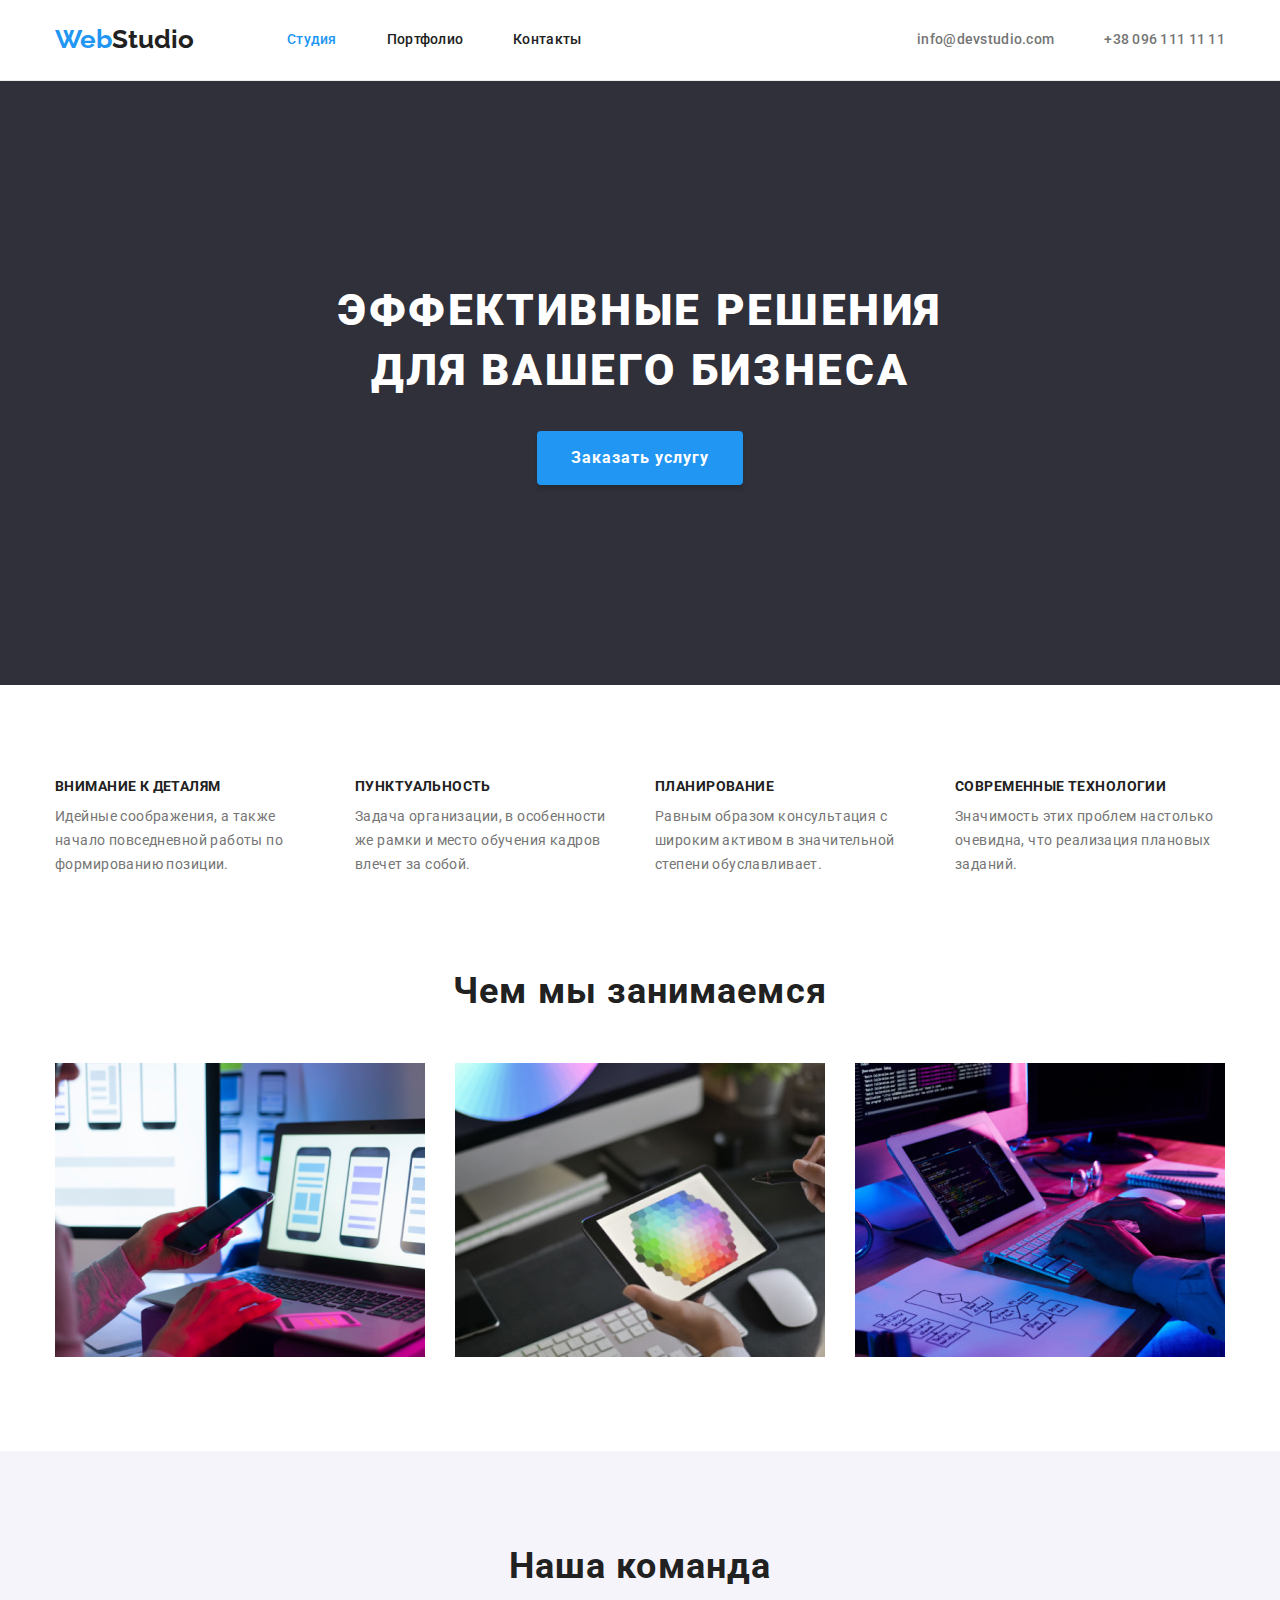
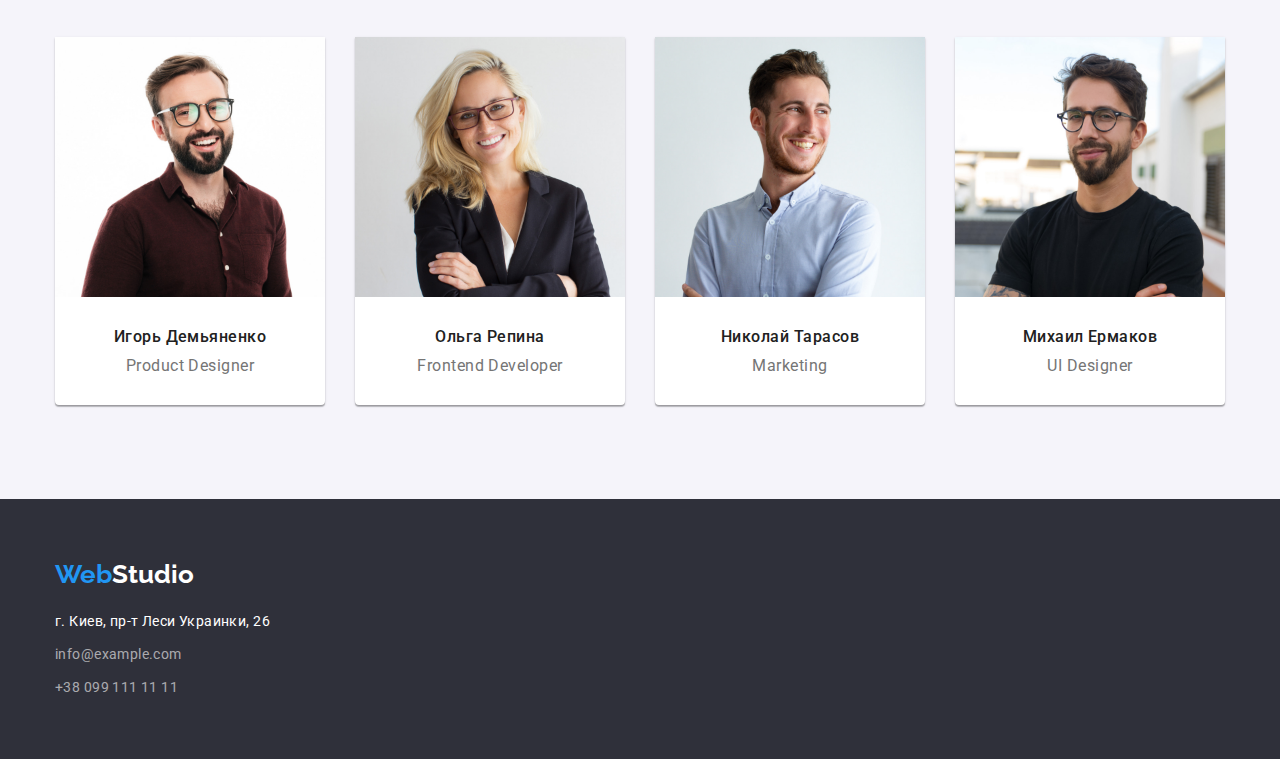
<file: index.html>
<!DOCTYPE html>
<html lang="ru">
<head>
    <meta charset="UTF-8">
    <meta http-equiv="X-UA-Compatible" content="IE=edge">
    <meta name="description" content="Студия разработки">
    <title>Студия</title>
    <link rel="preconnect" href="https://fonts.googleapis.com">
<link rel="preconnect" href="https://fonts.gstatic.com" crossorigin>
<link href="https://fonts.googleapis.com/css2?family=Raleway:wght@700&family=Roboto:wght@400;500;700;900&display=swap" rel="stylesheet">
        
    <link rel="stylesheet" href="https://cdnjs.cloudflare.com/ajax/libs/modern-normalize/1.0.0/modern-normalize.min.css" />

    <link rel="stylesheet" href="./css/styles.css" />
</head>
<body>
<header class="header-main">
    <div class="container header-section">
    <a class="logo link" href="">Web<span class="logo-black">Studio</span></a>
    <nav class="site-nav">
        <ul class="site-nav-list">
            <li class="site-nav-item"><a class="link current" href="./index.html">Студия</a></li>
            <li class="site-nav-item"><a class="link" href="./portfolio.html">Портфолио</a></li>
            <li class="site-nav-item"><a class="link" href="">Контакты</a></li>
        </ul>
    </nav>
    <ul class="header-contacts">
        <li class="header-contacts-item"><a class="link" href="mailto:info@devstudio.com">info@devstudio.com</a></li>
        <li class="header-contacts-item"><a class="link" href="tel:+380961111111">+38 096 111 11 11</a></li>
    </ul>
    </div>
</header>

   <main>

    <!--Герой-->
        <section class="hero">
            <div class="container">
            <h1 class="main-index-title">Эффективные решения для вашего бизнеса</h1>
            <button class="button-secondary" type="button">Заказать услугу</button>
            </div>
        </section>

        <!--Особенности-->
        <section class="features section">
            <div class="container">
            <!--Заголовок нужно сркыть-->
            <h2 class="sec-index-title visually-hidden">Особенности</h2>
            <ul class="features-list">
                <li class="features-item">
                    <h3 class="third-index-title">Внимание к деталям</h3>
                    <p class="features-text">Идейные соображения, а также начало повседневной работы по формированию позиции.</p>
                </li>
                <li class="features-item">
                    <h3 class="third-index-title">Пунктуальность</h3>
                    <p class="features-text">Задача организации, в особенности же рамки и место обучения кадров влечет за собой.</p>
                </li>
                <li class="features-item">
                    <h3 class="third-index-title">Планирование</h3>
                    <p class="features-text">Равным образом консультация с широким активом в значительной степени обуславливает.</p>
                </li>
                <li class="features-item">
                    <h3 class="third-index-title">Современные технологии</h3>
                    <p class="features-text">Значимость этих проблем настолько очевидна, что реализация плановых заданий.</p>
                </li>
            </ul>
            </div>
        </section>

        <!--Чем мы занимаемся-->
        <section class="section we-doing">
            <div class="container">
            <h2 class="sec-index-title">Чем мы занимаемся</h2>
            <ul class="we-doing-list">
                <li class="we-doing-item">
                    <a href=""><img src="./images/we-doing-1.jpg" alt="Человек набирает на клавиатуре" width="370" height="294"/></a>
                </li>
                <li class="we-doing-item">
                    <a href=""><img src="./images/we-doing-2.jpg" alt="Человек держит в руках телефон" width="370" height="294"/></a>
                </li>
                <li class="we-doing-item">
                    <a href=""><img src="./images/we-doing-3.jpg" alt="Человек держит в руках планшет" width="370" height="294"/></a>
                </li>
            </ul>
            </div>
        </section>

        <!--Наша команда-->
        <section class="command section">
            <div class="container">
            <h2 class="sec-index-title">Наша команда</h2>
            <ul class="command-list">
                <li class="command-item">
                    <img class="command-img" src="./images/our-command-1.jpg" alt="Мужчина с бородой и в очках" width="270" height="260" />
                    <h3 class="third-index-title">Игорь Демьяненко</h3>
                    <p class="command-text" lang="en">Product Designer</p>
                </li>
                <li class="command-item">
                    <img class="command-img" src="./images/our-command-2.jpg" alt="Белокурая женщина в очках" width="270" height="260" />
                    <h3 class="third-index-title">Ольга Репина</h3>
                    <p class="command-text" lang="en">Frontend Developer</p>
                </li>
                <li class="command-item">
                    <img class="command-img" src="./images/our-command-3.jpg" alt="Улыбающийся мужчина в голубой рубашке" width="270" height="260" />
                    <h3 class="third-index-title">Николай Тарасов</h3>
                    <p class="command-text" lang="en">Marketing</p>
                </li>
                <li class="command-item">
                    <img class="command-img" src="./images/our-command-4.jpg" alt="Мужчина в очках и черной футболке" width="270" height="260" />
                    <h3 class="third-index-title">Михаил Ермаков</h3>
                    <p class="command-text" lang="en">UI Designer</p>
                </li>
            </ul>
            </div>
        </section>
   </main>
<footer class="footer">
    <div class="container">
    <a class="logo-footer link" href="">Web<span class="logo-white">Studio</span></a>
    <address class="address">
        <ul>
            <li class="footer-list"><a class="footer-contacts address link" href="https://cutt.ly/TSW9tZU" target="_blank"
                    rel="noreferrer noopener">г. Киев, пр-т Леси Украинки,
                    26</a></li>
            <li class="footer-list"><a class="footer-contacts link" href="mailto:info@example.com">info@example.com</a></li>
            <li class="footer-list"><a class="footer-contacts link" href="tel:+380991111111">+38 099 111 11 11</a></li>
        </ul>
    </address>
    </div>
</footer>
    
</body>
</html>
</file>
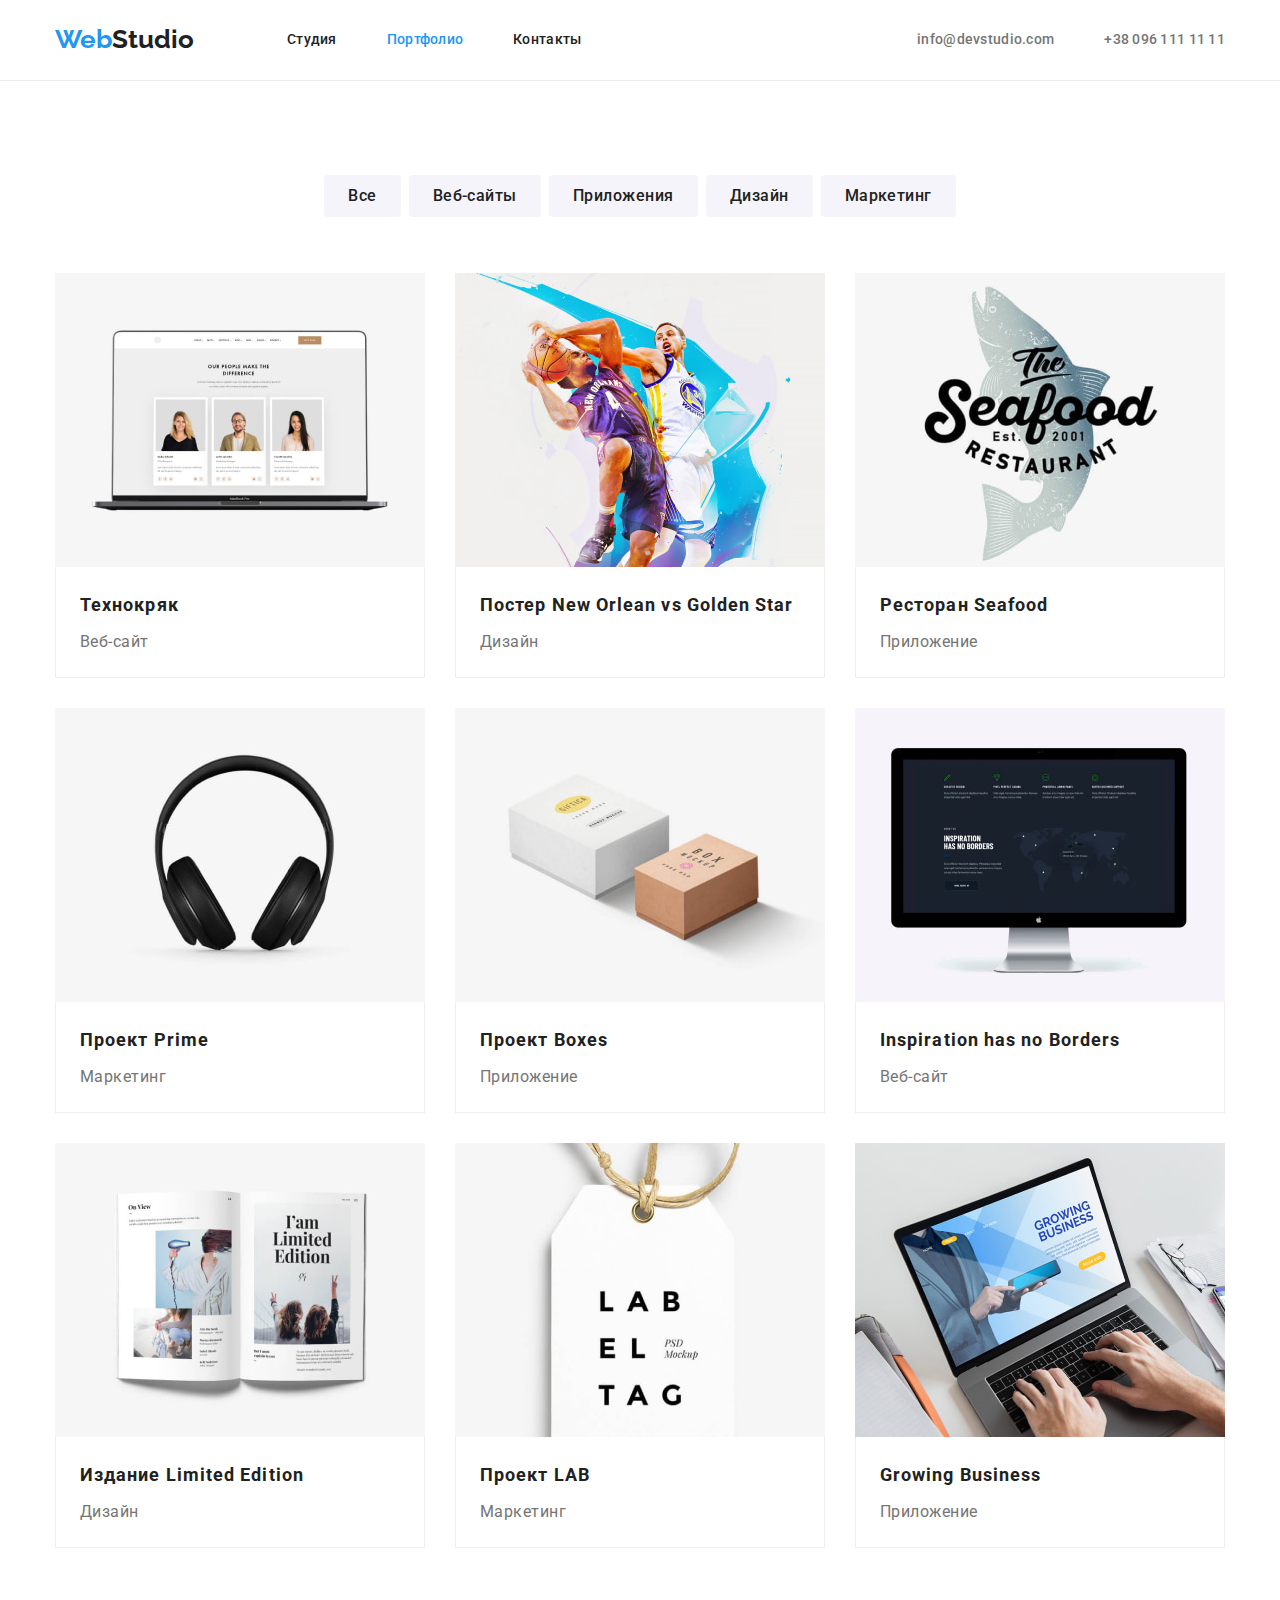
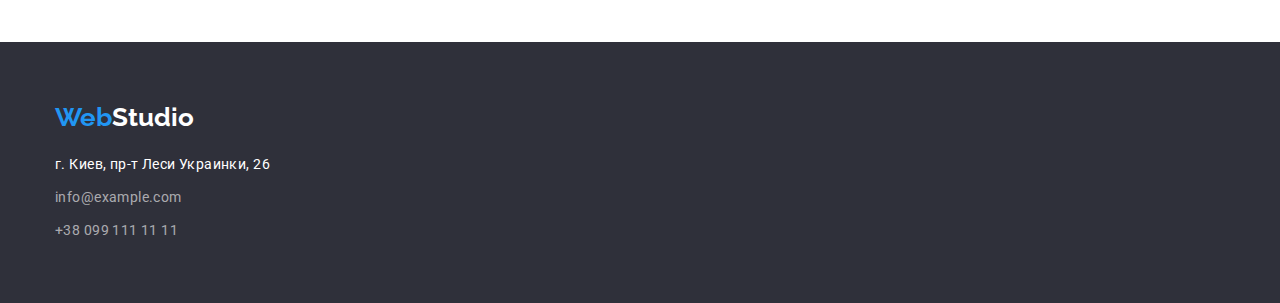
<file: portfolio.html>
<!DOCTYPE html>
<html lang="ru">

<head>
    <meta charset="UTF-8">
    <meta http-equiv="X-UA-Compatible" content="IE=edge">
    <meta name="description" content="Портфолио студии разработки">
    <title>Портфолио</title>
    <link rel="preconnect" href="https://fonts.googleapis.com">
<link rel="preconnect" href="https://fonts.gstatic.com" crossorigin>
<link href="https://fonts.googleapis.com/css2?family=Raleway:wght@700&family=Roboto:wght@400;500;700;900&display=swap" rel="stylesheet">
        
    <link rel="stylesheet" href="https://cdnjs.cloudflare.com/ajax/libs/modern-normalize/1.0.0/modern-normalize.min.css" />

    <link rel="stylesheet" href="./css/styles.css"/>
</head>

<body>
    <header class="header-main">
        <div class="container header-section">
        <a class="logo link" href="">Web<span class="logo-black">Studio</span></a>
        <nav class="site-nav">
            <ul class="site-nav-list">
                <li class="site-nav-item"><a class="link" href="./index.html">Студия</a></li>
                <li class="site-nav-item"><a class="link current" href="./portfolio.html">Портфолио</a></li>
                <li class="site-nav-item"><a class="link" href="">Контакты</a></li>
            </ul>
        </nav>
        <ul class="header-contacts">
            <li class="header-contacts-item"><a class="link" href="mailto:info@devstudio.com">info@devstudio.com</a></li>
            <li class="header-contacts-item"><a class="link" href="tel:+380961111111">+38 096 111 11 11</a></li>
        </ul>
        </div>
    </header>

    <main>
        <!--Наши проекты-->
      <section class="section">
          <div class="container">
          <!--Заголовок нужно скрыть-->
           <h1 class="visually-hidden">Наши проекты</h1>
           <ul class="filter-list">
               <li class="filter-item"><button class="button-main" type="button">Все</button></li>
               <li class="filter-item"><button class="button-main" type="button">Веб-сайты</button></li>
               <li class="filter-item"><button class="button-main" type="button">Приложения</button></li>
               <li class="filter-item"><button class="button-main" type="button">Дизайн</button></li>
               <li class="filter-item"><button class="button-main" type="button">Маркетинг</button></li>
           </ul>
           <!--Список работ-->
           <ul class="project-list">
               <li class="project-item">
                   <a class="link" href="">
                    <img src="./images/our-work-1.jpg" alt="Фото людей" width="370" height="294">
                     <div class="project-item-footer">  
                    <h2 class="portf-title">Технокряк</h2>
                       <p class="portf-text">Веб-сайт</p>
                    </div>
                   </a>
               </li>
               <li class="project-item">
                   <a class="link" href="">
                       <img src="./images/our-work-2.jpg" alt="Мужчины играют в баскетбол" width="370" height="294">
                       <div class="project-item-footer">
                       <h2 class="portf-title">Постер New Orlean vs Golden Star</h2>
                       <p class="portf-text">Дизайн</p>
                    </div>
                   </a>
               </li>
               <li class="project-item">
                   <a class="link" href="">
                       <img src="./images/our-work-3.jpg" alt="Рыба" width="370" height="294">
                       <div class="project-item-footer">
                       <h2 class="portf-title">Ресторан Seafood</h2>
                       <p class="portf-text">Приложение</p>
                    </div>
                   </a>
               </li>
               <li class="project-item">
                   <a class="link" href="">
                       <img src="./images/our-work-4.jpg" alt="Наушники" width="370" height="294">
                       <div class="project-item-footer">
                       <h2 class="portf-title">Проект Prime</h2>
                       <p class="portf-text">Маркетинг</p>
                    </div>
                   </a>
               </li>
               <li class="project-item">
                   <a class="link" href="">
                       <img src="./images/our-work-5.jpg" alt="Две коробки" width="370" height="294">
                       <div class="project-item-footer">
                       <h2 class="portf-title">Проект Boxes</h2>
                       <p class="portf-text">Приложение</p>
                    </div>
                   </a>
               </li>
               <li class="project-item">
                   <a class="link" href="">
                       <img src="./images/our-work-6.jpg" alt="Монитор" width="370" height="294">
                       <div class="project-item-footer">
                       <h2 class="portf-title">Inspiration has no Borders</h2>
                       <p class="portf-text">Веб-сайт</p>
                    </div>
                   </a>
               </li>
               <li class="project-item">
                   <a class="link" href="">
                       <img src="./images/our-work-7.jpg" alt="Книга" width="370" height="294">
                       <div class="project-item-footer">
                       <h2 class="portf-title">Издание Limited Edition</h2>
                       <p class="portf-text">Дизайн</p>
                    </div>
                   </a>
               </li>
               <li class="project-item">
                   <a class="link" href="">
                       <img src="./images/our-work-8.jpg" alt="Бирка" width="370" height="294">
                       <div class="project-item-footer">
                       <h2 class="portf-title">Проект LAB</h2>
                       <p class="portf-text">Маркетинг</p>
                    </div>
                   </a>
               </li>
               <li class="project-item">
                   <a class="link" href="">
                       <img src="./images/our-work-9.jpg" alt="Ноутбук" width="370" height="294">
                       <div class="project-item-footer">
                       <h2 class="portf-title">Growing Business</h2>
                       <p class="portf-text">Приложение</p>
                    </div>
                   </a>
               </li>
           </ul>
        </div>
      </section>
    </main>

    <footer class="footer">
        <div class="container">
            <a class="logo-footer link" href="">Web<span class="logo-white">Studio</span></a>
            <address class="address">
                <ul>
                    <li class="footer-list"><a class="footer-contacts address link" href="https://cutt.ly/TSW9tZU"
                            target="_blank" rel="noreferrer noopener">г. Киев, пр-т Леси Украинки,
                            26</a></li>
                    <li class="footer-list"><a class="footer-contacts link"
                            href="mailto:info@example.com">info@example.com</a></li>
                    <li class="footer-list"><a class="footer-contacts link" href="tel:+380991111111">+38 099 111 11 11</a>
                    </li>
                </ul>
            </address>
        </div>
    </footer>
    
    </body>
    
    </html>
</file>
<file: css/styles.css>
:root {
  --primary-text-color: #757575;
  --secondary-text-color: #212121;
  --third-text-color: #ffffff;
  --footer-text-color: rgba(255, 255, 255, 0.6);
  --accent-color: #2196f3;
  --primary-bg-color: #ffffff;
  --secondary-bg-color: #f5f4fa;
  --third-bg-color: #2f303a;
  --button-hover-bg-color: #188CE8;
}
body {
  color: var(--primary-text-color);
  background-color: var(--primary-bg-color);

  font-family: roboto, sans-serif;
}
/* Убирает точки у немаркированного списка. Убирает margin и padding по умолчанию для ul */
ul, ol {
  list-style: none;

  margin: 0;
  padding: 0;
}
/* Убирает margin и padding по умолчанию для h1, h2, h3. h4, h5, h6, p */
h1, h2, h3, h4, h5, h6, p {
  margin: 0;
  padding: 0;
}
img {
  display: block;
  max-width: 100%;
  height: auto;
}
/* Убирает подчеркивание у всех ссылок */
.link {
  text-decoration: none;
}
/* Универсальный контейнер для центрирования и ограничения контента по ширине */
.container {
  margin: 0 auto;
  padding: 0 15px;

  width: 1200px;
    }

.section {
    padding: 94px 0;
  }

/* Скрывает на странице ненужные заголовки */
.visually-hidden { 
  position: absolute; 
  width: 1px; 
  height: 1px; 
  margin: -1px; 
  border: 0; 
  padding: 0; 
  white-space: nowrap; 
  clip-path: inset(100%); 
  clip: rect(0 0 0 0); 
  overflow: hidden; 
} 
/* Хедер */
.header-main {
  border-bottom: 1px solid #ECECEC;
}

/* Логотип */
.logo {
  color: var(--accent-color);

  font-family: raleway, sans-serif;
  font-weight: 700;
  font-size: 26px;
  line-height: 1.19;
}
.logo-black {
  color: var(--secondary-text-color);
}

.logo.link {
  display: block;
  padding-top: 24px;
  padding-bottom: 25px;
  margin-right: 93px;
}
/* Навигация */
.site-nav,
.header-contacts {
  font-weight: 500;
  font-size: 14px;
  line-height: 1.14;
  letter-spacing: 0.02em;
}
.site-nav .link {
  display: block;
  padding-top: 32px;
  padding-bottom: 32px;

  color: var(--secondary-text-color);
}
.site-nav .link:hover,
.site-nav .link:focus,
.site-nav .link.current,
.header-contacts .link:hover,
.header-contacts .link:focus {
  color: var(--accent-color);
}
.header-section {
  display: flex;
  align-items: center;
  }
.site-nav-list {
  display: flex;
} 
.site-nav-item:not(:last-child) {
  margin-right: 50px;
}
.header-contacts {
  display: flex;
  margin-left: auto;
} 
.header-contacts-item:not(:last-child) {
  margin-right: 50px;
}

.header-contacts .link {
  color: var(--primary-text-color);

  display: block;
  padding-top: 32px;
  padding-bottom: 32px;
 }

/* Главная страница */

/* Герой */
.hero {
  background-color: var(--third-bg-color);

  padding: 200px 0;
  text-align: center;
  }

.main-index-title {
  width: 100%;
  max-width: 696px;
  margin: 0 auto 30px;

  color: var(--third-text-color);

  font-weight: 900;
  font-size: 44px;
  line-height: 1.36;
  letter-spacing: 0.06em;
  text-transform: uppercase;
}

.button-main,
.button-secondary {
  cursor: pointer;
  font-family: roboto, sans-serif;
}
.button-secondary {
  color: var(--third-text-color);
  background-color: var(--accent-color);
  border-color: transparent;
  box-shadow: 0px 4px 4px rgba(0, 0, 0, 0.15);

  font-weight: 700;
  font-size: 16px;
  line-height: 1.88;
  letter-spacing: 0.06em;

  min-width: 200px;
  min-height: 50px;
  border-radius: 4px;
  padding: 10px 32px;
}
.button-secondary:hover,
.button-secondary:focus {
  color: var(--secondary-text-color);
  background-color: var(--button-hover-bg-color);
}

/* Заголовки h2 */

.sec-index-title {
  color: var(--secondary-text-color);

  font-weight: 700;
  font-size: 36px;
  line-height: 1.17;
  letter-spacing: 0.03em;

  margin-bottom: 50px;
  text-align: center;
  }

  /* Заголовки h3 */
.third-index-title {
  margin-bottom: 10px;
}

/* Секция Особенности */
.features-list {
  display: flex;
}
.features-item {
  width: 270px;
}
.features-item:not(:last-child) {
  margin-right: 30px;
}

.features .third-index-title {
  color: var(--secondary-text-color);

  font-weight: 700;
  font-size: 14px;
  line-height: 1.14;
  letter-spacing: 0.03em;
  text-transform: uppercase;

}
.features-text {
  color: var(--primary-text-color);

  font-size: 14px;
  line-height: 1.71;
  letter-spacing: 0.03em;
}
/* Секция Чем мы занимаемся */

.we-doing {
  padding-top: 0;
}
.we-doing-list {
  display: flex;
}
.we-doing-item:not(:last-child) {
  margin-right: 30px;
}
/* Секция Наша команда */
.command {
  background-color: var(--secondary-bg-color);
 }
 .command-list {
  display: flex;
 }
 .command-item:not(:last-child) {
  margin-right: 30px;
 }
 .command-item {
  background-color: var(--primary-bg-color);
  box-shadow: 0px 1px 3px rgba(0, 0, 0, 0.12), 0px 1px 1px rgba(0, 0, 0, 0.14), 0px 2px 1px rgba(0, 0, 0, 0.2);
  border-radius: 0px 0px 4px 4px;
   }
.command-img {
    margin-bottom: 30px;
  }
.command .third-index-title {
  color: var(--secondary-text-color);

  font-weight: 500;
  font-size: 16px;
  line-height: 1.19;
  letter-spacing: 0.03em;
  margin-bottom: 10px;
  text-align: center;
}
.command-text {
  color: var(--primary-text-color);

  font-size: 16px;
  line-height: 1.19;
  letter-spacing: 0.03em;
  margin-bottom: 30px;
  text-align: center;
}

/* Страница Портфолио */

/* Секция Наши проекты*/

/* Кнопки */
.filter-list {
  display: flex;
  justify-content: center;
  margin-bottom: 56px;
}
.filter-item:not(:last-child) {
  margin-right: 8px;
}
.button-main {
  color: var(--secondary-text-color);
  background-color: var(--secondary-bg-color);
  border-color: transparent;

  font-weight: 500;
  font-size: 16px;
  line-height: 1.63;
  letter-spacing: 0.03em;

  padding: 6px 22px;
  border-radius: 4px;
}
.button-main:hover,
.button-main:focus {
  color: var(--third-text-color);
  background-color: var(--accent-color);
}
/* Список проектов */
.project-list {
  display: flex;
  flex-wrap: wrap;
  flex-basis: calc((100% - 90px) / 3)
}
.project-item:not(:nth-child(3n)) {
  margin-right: 30px;
}
.project-item:not(:nth-last-child(-n+3)) {
margin-bottom: 30px;
}
.project-item {
  background-color: var(--primary-bg-color);
}
.project-item-footer {
    border-left: 1px solid #EEEEEE;
  border-right: 1px solid #EEEEEE;
  border-bottom: 1px solid #EEEEEE;
  padding: 20px 24px;
}
.portf-title {
  color: var(--secondary-text-color);

  font-weight: 700;
  font-size: 18px;
  line-height: 2;
  letter-spacing: 0.06em;
  margin-bottom: 4px;
}
.portf-text {
  color: var(--primary-text-color);

  font-size: 16px;
  line-height: 1.88;
  letter-spacing: 0.03em;
  }

/* Футер */
.logo-footer {
  color: var(--accent-color);

  font-family: raleway, sans-serif;
  font-weight: 700;
  font-size: 26px;
  line-height: 1.19; 

  display: block;
  margin-bottom: 20px;
}
.logo-white {
  color: var(--third-text-color);
}
.footer {
  background-color: var(--third-bg-color);
  padding: 60px 0;
}
.footer-contacts.address {
  color: var(--third-text-color);
}
.footer-contacts {
  color: var(--footer-text-color);
}
.footer-list:not(:last-child) {
   margin-bottom: 9px;
}
.footer-contacts:hover,
.footer-contacts:focus {
  color: var(--accent-color);
}

.address {
  font-style: normal;
  font-size: 14px;
  line-height: 1.71;
  letter-spacing: 0.03em;
}
</file>
